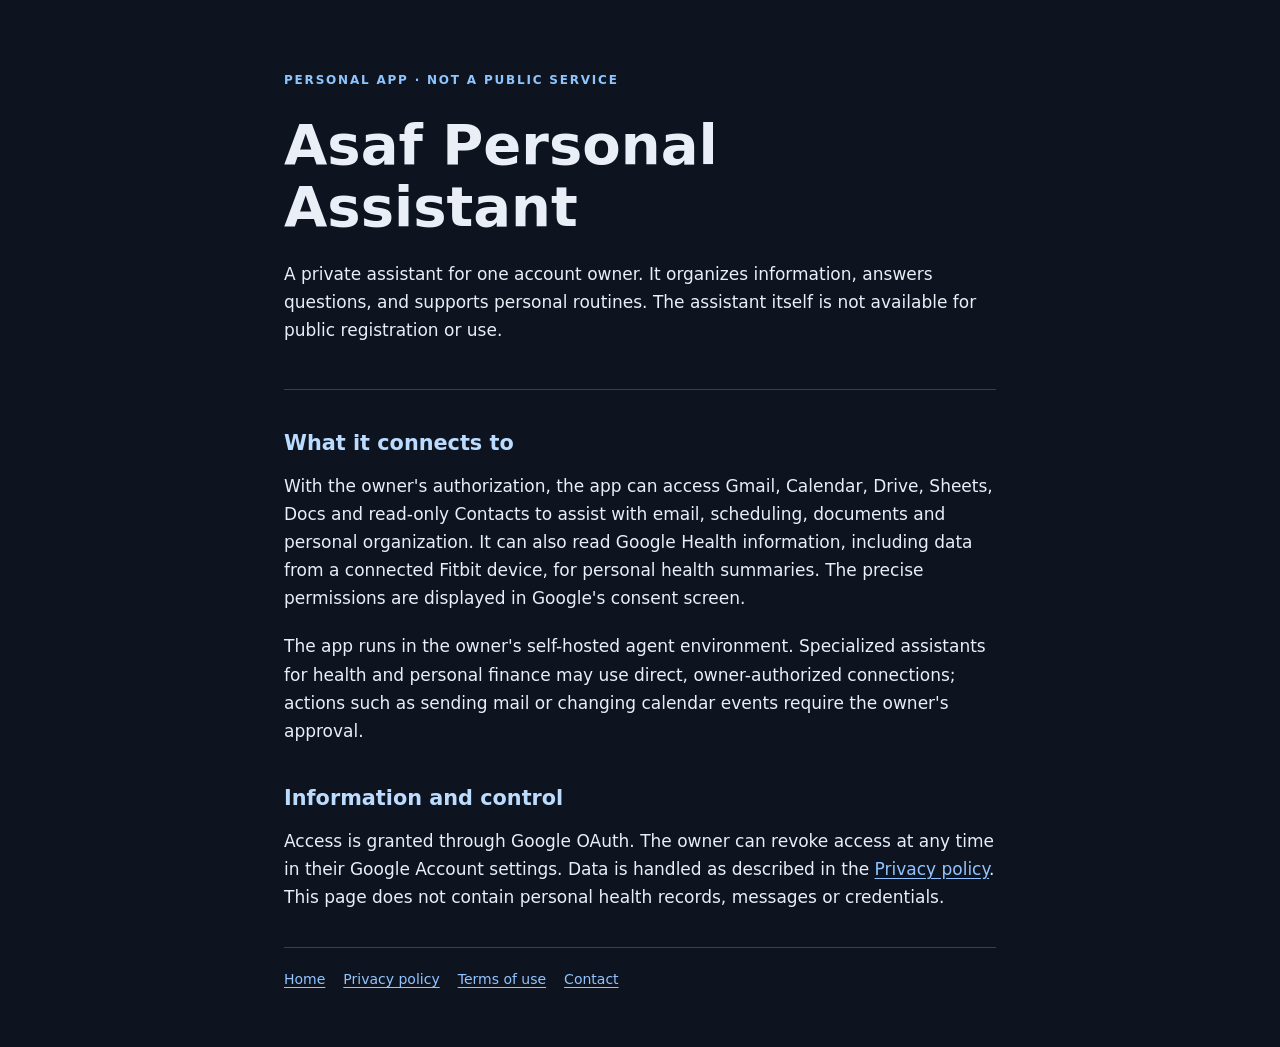
<file: index.html>
<!doctype html>
<html lang="en"><head><meta charset="utf-8"><meta name="viewport" content="width=device-width, initial-scale=1"><title>Asaf Personal Assistant</title><meta name="description" content="A private personal productivity and health assistant using Google APIs with the account owner's consent."><link rel="stylesheet" href="style.css"></head>
<body><main><header><span class="eyebrow">PERSONAL APP · NOT A PUBLIC SERVICE</span><h1>Asaf Personal Assistant</h1><p>A private assistant for one account owner. It organizes information, answers questions, and supports personal routines. The assistant itself is not available for public registration or use.</p></header>
<section><h2>What it connects to</h2><p>With the owner's authorization, the app can access Gmail, Calendar, Drive, Sheets, Docs and read-only Contacts to assist with email, scheduling, documents and personal organization. It can also read Google Health information, including data from a connected Fitbit device, for personal health summaries. The precise permissions are displayed in Google's consent screen.</p><p>The app runs in the owner's self-hosted agent environment. Specialized assistants for health and personal finance may use direct, owner-authorized connections; actions such as sending mail or changing calendar events require the owner's approval.</p></section>
<section><h2>Information and control</h2><p>Access is granted through Google OAuth. The owner can revoke access at any time in their Google Account settings. Data is handled as described in the <a href="privacy.html">Privacy policy</a>. This page does not contain personal health records, messages or credentials.</p></section>
<footer><a href="index.html">Home</a><a href="privacy.html">Privacy policy</a><a href="terms.html">Terms of use</a><a href="mailto:asafmagen28@gmail.com">Contact</a></footer></main></body></html>
</file>
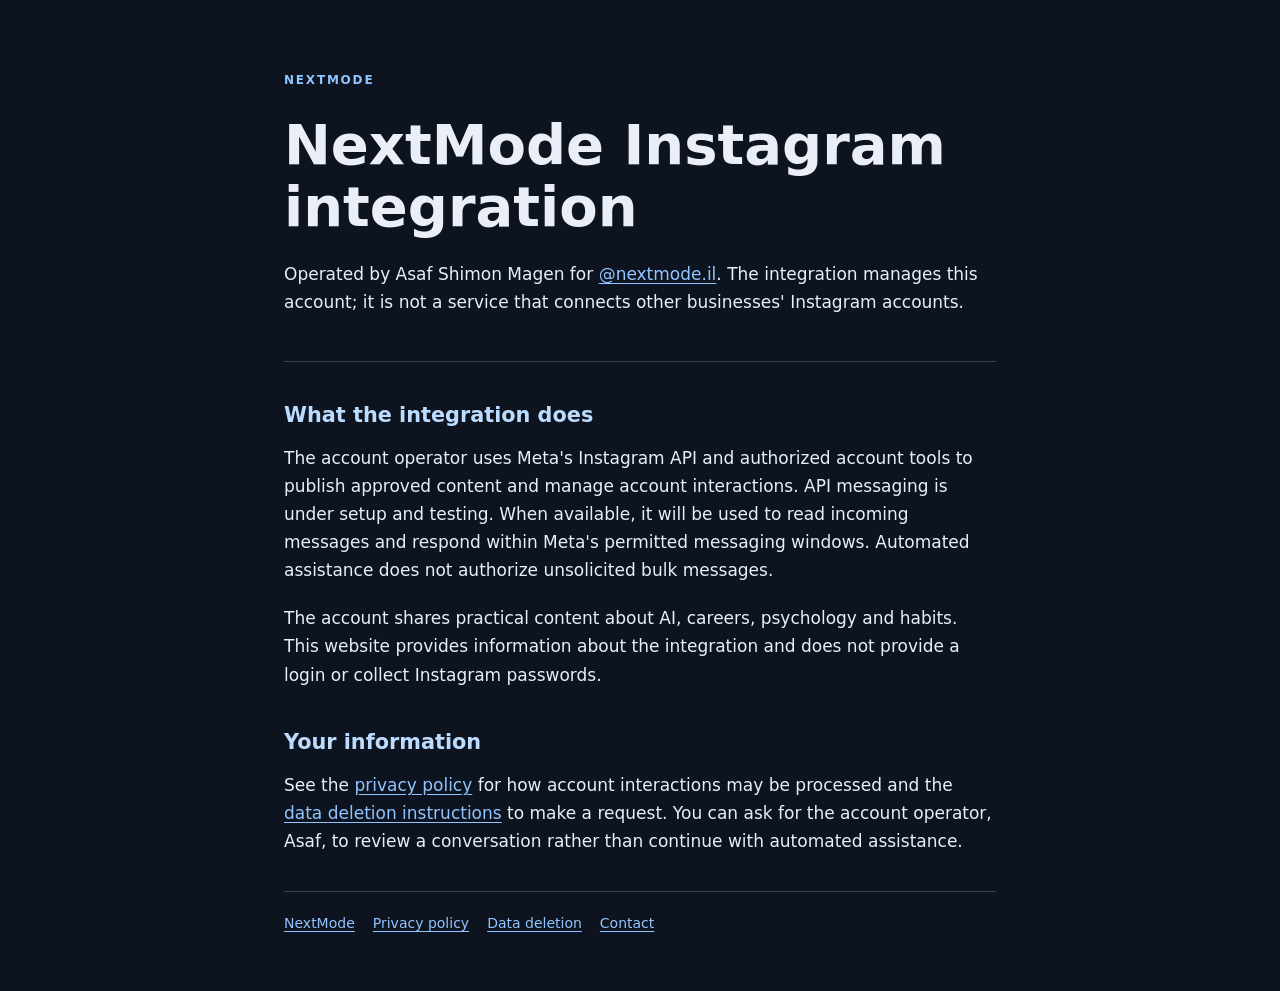
<file: nextmode/index.html>
<!doctype html>
<html lang="en"><head><meta charset="utf-8"><meta name="viewport" content="width=device-width, initial-scale=1"><title>Instagram account management - NextMode</title><link rel="stylesheet" href="../style.css"></head><body><main><header><span class="eyebrow">NEXTMODE</span><h1>NextMode Instagram integration</h1><p>Operated by Asaf Shimon Magen for <a href="https://www.instagram.com/nextmode.il/">@nextmode.il</a>. The integration manages this account; it is not a service that connects other businesses' Instagram accounts.</p></header><section><h2>What the integration does</h2><p>The account operator uses Meta's Instagram API and authorized account tools to publish approved content and manage account interactions. API messaging is under setup and testing. When available, it will be used to read incoming messages and respond within Meta's permitted messaging windows. Automated assistance does not authorize unsolicited bulk messages.</p><p>The account shares practical content about AI, careers, psychology and habits. This website provides information about the integration and does not provide a login or collect Instagram passwords.</p></section><section><h2>Your information</h2><p>See the <a href="privacy.html">privacy policy</a> for how account interactions may be processed and the <a href="data-deletion.html">data deletion instructions</a> to make a request. You can ask for the account operator, Asaf, to review a conversation rather than continue with automated assistance.</p></section><footer><a href="index.html">NextMode</a><a href="privacy.html">Privacy policy</a><a href="data-deletion.html">Data deletion</a><a href="mailto:asafmagen28@gmail.com">Contact</a></footer></main></body></html>
</file>
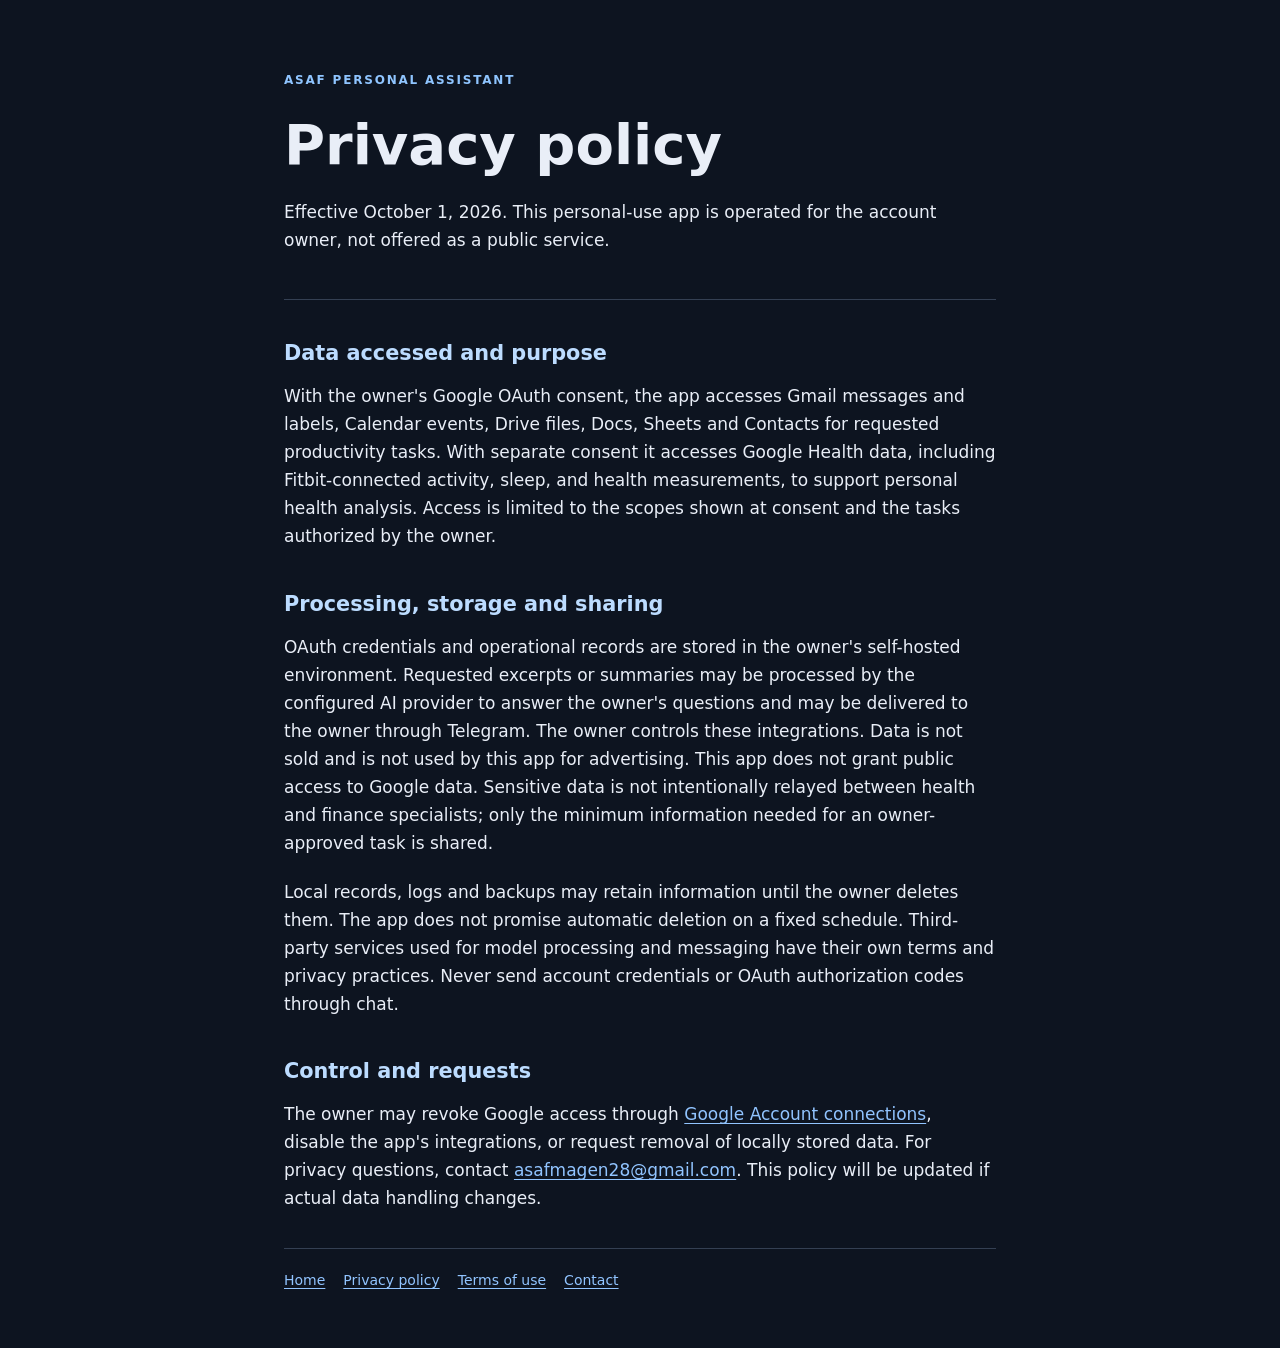
<file: privacy.html>
<!doctype html>
<html lang="en"><head><meta charset="utf-8"><meta name="viewport" content="width=device-width, initial-scale=1"><title>Privacy policy · Asaf Personal Assistant</title><link rel="stylesheet" href="style.css"></head>
<body><main><header><span class="eyebrow">ASAF PERSONAL ASSISTANT</span><h1>Privacy policy</h1><p>Effective October 1, 2026. This personal-use app is operated for the account owner, not offered as a public service.</p></header>
<section><h2>Data accessed and purpose</h2><p>With the owner's Google OAuth consent, the app accesses Gmail messages and labels, Calendar events, Drive files, Docs, Sheets and Contacts for requested productivity tasks. With separate consent it accesses Google Health data, including Fitbit-connected activity, sleep, and health measurements, to support personal health analysis. Access is limited to the scopes shown at consent and the tasks authorized by the owner.</p></section>
<section><h2>Processing, storage and sharing</h2><p>OAuth credentials and operational records are stored in the owner's self-hosted environment. Requested excerpts or summaries may be processed by the configured AI provider to answer the owner's questions and may be delivered to the owner through Telegram. The owner controls these integrations. Data is not sold and is not used by this app for advertising. This app does not grant public access to Google data. Sensitive data is not intentionally relayed between health and finance specialists; only the minimum information needed for an owner-approved task is shared.</p><p>Local records, logs and backups may retain information until the owner deletes them. The app does not promise automatic deletion on a fixed schedule. Third-party services used for model processing and messaging have their own terms and privacy practices. Never send account credentials or OAuth authorization codes through chat.</p></section>
<section><h2>Control and requests</h2><p>The owner may revoke Google access through <a href="https://myaccount.google.com/connections">Google Account connections</a>, disable the app's integrations, or request removal of locally stored data. For privacy questions, contact <a href="mailto:asafmagen28@gmail.com">asafmagen28@gmail.com</a>. This policy will be updated if actual data handling changes.</p></section>
<footer><a href="index.html">Home</a><a href="privacy.html">Privacy policy</a><a href="terms.html">Terms of use</a><a href="mailto:asafmagen28@gmail.com">Contact</a></footer></main></body></html>
</file>
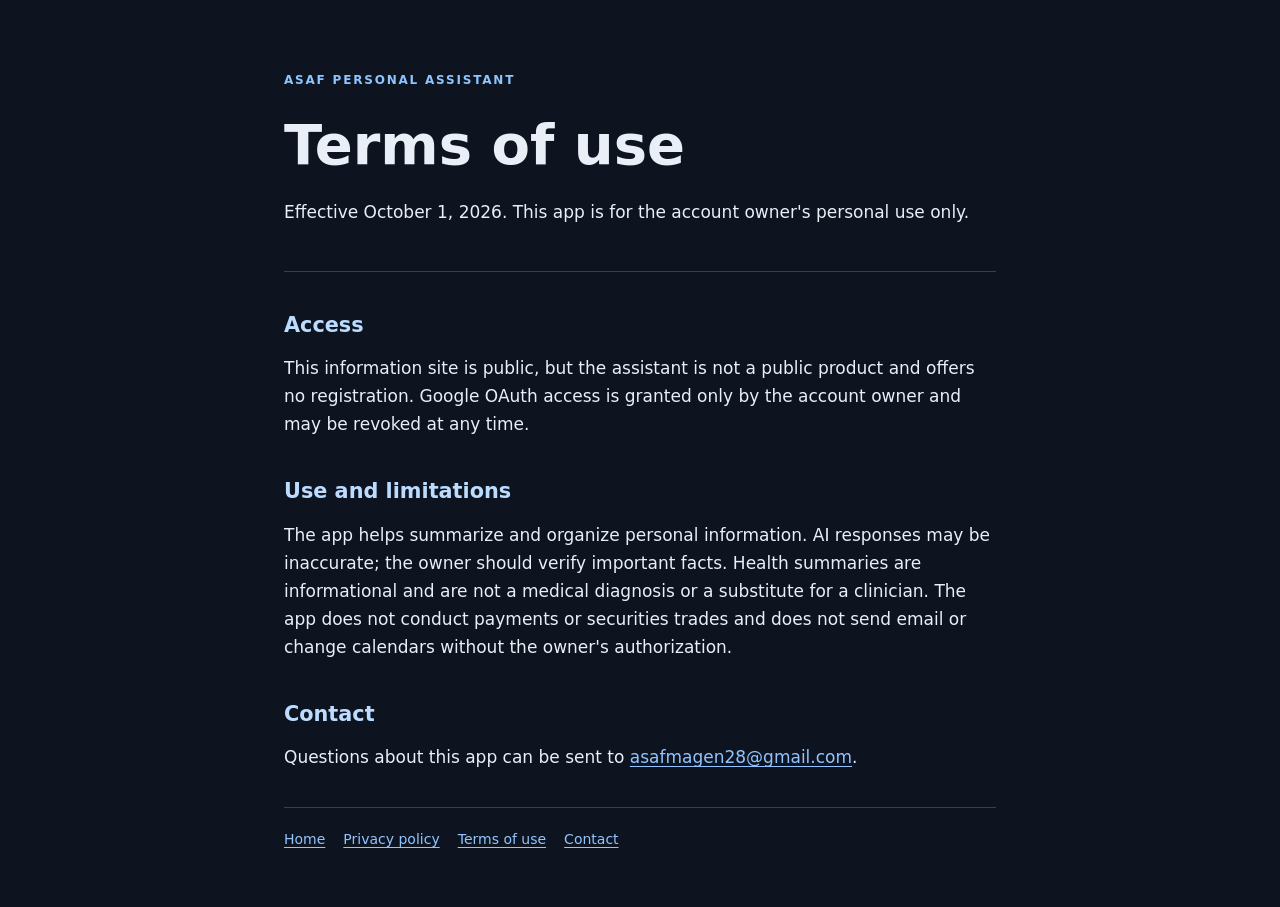
<file: terms.html>
<!doctype html>
<html lang="en"><head><meta charset="utf-8"><meta name="viewport" content="width=device-width, initial-scale=1"><title>Terms of use · Asaf Personal Assistant</title><link rel="stylesheet" href="style.css"></head>
<body><main><header><span class="eyebrow">ASAF PERSONAL ASSISTANT</span><h1>Terms of use</h1><p>Effective October 1, 2026. This app is for the account owner's personal use only.</p></header>
<section><h2>Access</h2><p>This information site is public, but the assistant is not a public product and offers no registration. Google OAuth access is granted only by the account owner and may be revoked at any time.</p></section>
<section><h2>Use and limitations</h2><p>The app helps summarize and organize personal information. AI responses may be inaccurate; the owner should verify important facts. Health summaries are informational and are not a medical diagnosis or a substitute for a clinician. The app does not conduct payments or securities trades and does not send email or change calendars without the owner's authorization.</p></section>
<section><h2>Contact</h2><p>Questions about this app can be sent to <a href="mailto:asafmagen28@gmail.com">asafmagen28@gmail.com</a>.</p></section>
<footer><a href="index.html">Home</a><a href="privacy.html">Privacy policy</a><a href="terms.html">Terms of use</a><a href="mailto:asafmagen28@gmail.com">Contact</a></footer></main></body></html>
</file>
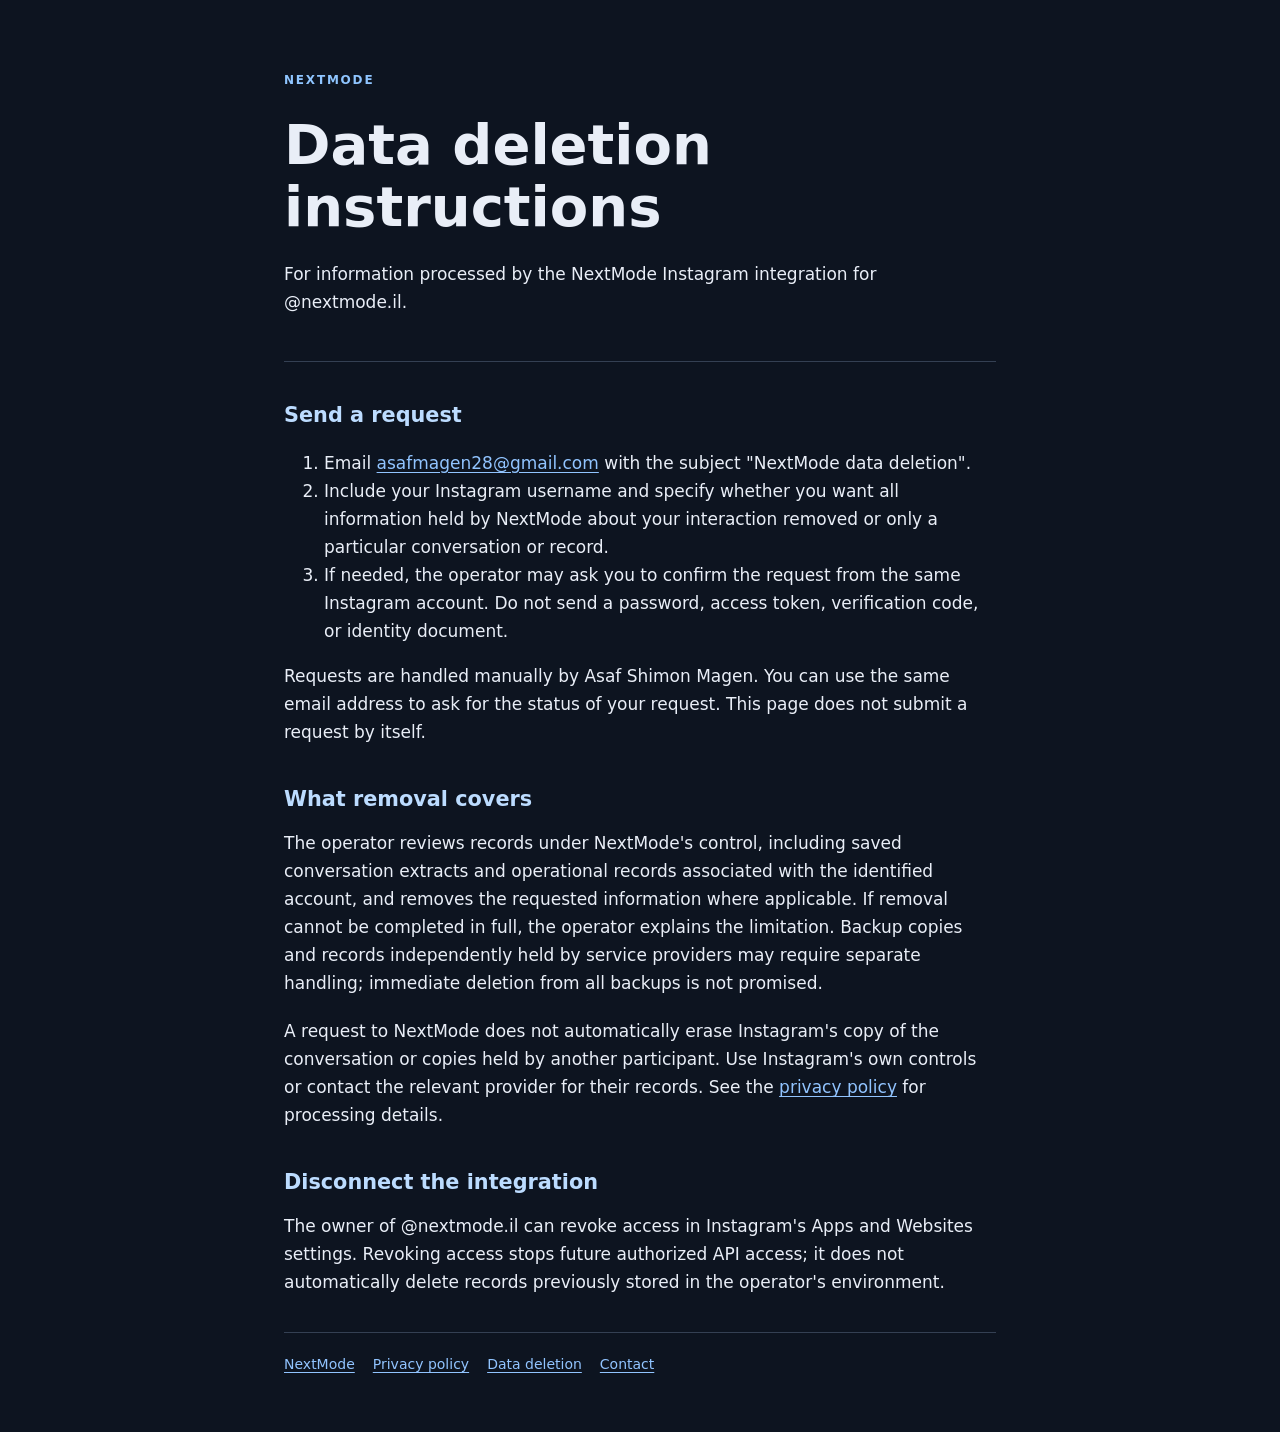
<file: nextmode/data-deletion.html>
<!doctype html>
<html lang="en"><head><meta charset="utf-8"><meta name="viewport" content="width=device-width, initial-scale=1"><title>Data deletion instructions - NextMode</title><link rel="stylesheet" href="../style.css"></head><body><main><header><span class="eyebrow">NEXTMODE</span><h1>Data deletion instructions</h1><p>For information processed by the NextMode Instagram integration for @nextmode.il.</p></header><section><h2>Send a request</h2><ol><li>Email <a href="mailto:asafmagen28@gmail.com?subject=NextMode%20data%20deletion">asafmagen28@gmail.com</a> with the subject "NextMode data deletion".</li><li>Include your Instagram username and specify whether you want all information held by NextMode about your interaction removed or only a particular conversation or record.</li><li>If needed, the operator may ask you to confirm the request from the same Instagram account. Do not send a password, access token, verification code, or identity document.</li></ol><p>Requests are handled manually by Asaf Shimon Magen. You can use the same email address to ask for the status of your request. This page does not submit a request by itself.</p></section><section><h2>What removal covers</h2><p>The operator reviews records under NextMode's control, including saved conversation extracts and operational records associated with the identified account, and removes the requested information where applicable. If removal cannot be completed in full, the operator explains the limitation. Backup copies and records independently held by service providers may require separate handling; immediate deletion from all backups is not promised.</p><p>A request to NextMode does not automatically erase Instagram's copy of the conversation or copies held by another participant. Use Instagram's own controls or contact the relevant provider for their records. See the <a href="privacy.html">privacy policy</a> for processing details.</p></section><section><h2>Disconnect the integration</h2><p>The owner of @nextmode.il can revoke access in Instagram's Apps and Websites settings. Revoking access stops future authorized API access; it does not automatically delete records previously stored in the operator's environment.</p></section><footer><a href="index.html">NextMode</a><a href="privacy.html">Privacy policy</a><a href="data-deletion.html">Data deletion</a><a href="mailto:asafmagen28@gmail.com">Contact</a></footer></main></body></html>
</file>
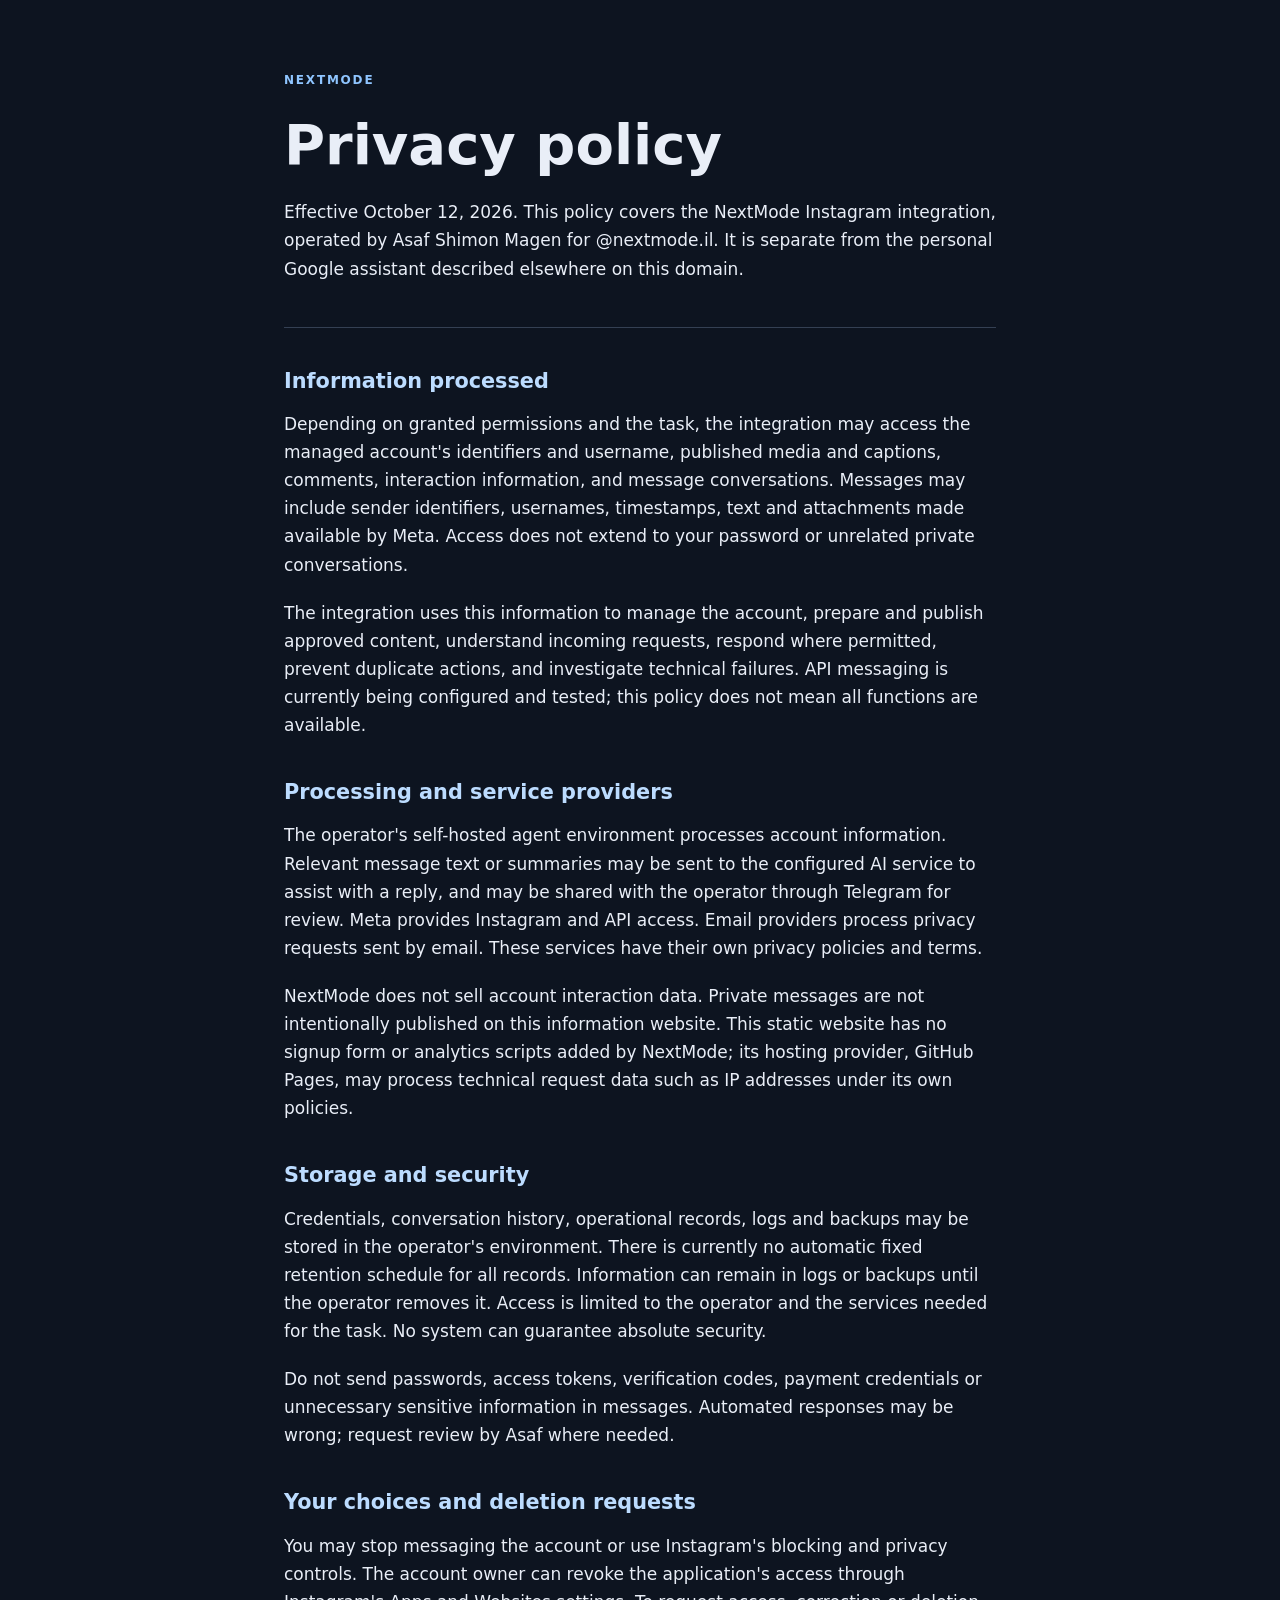
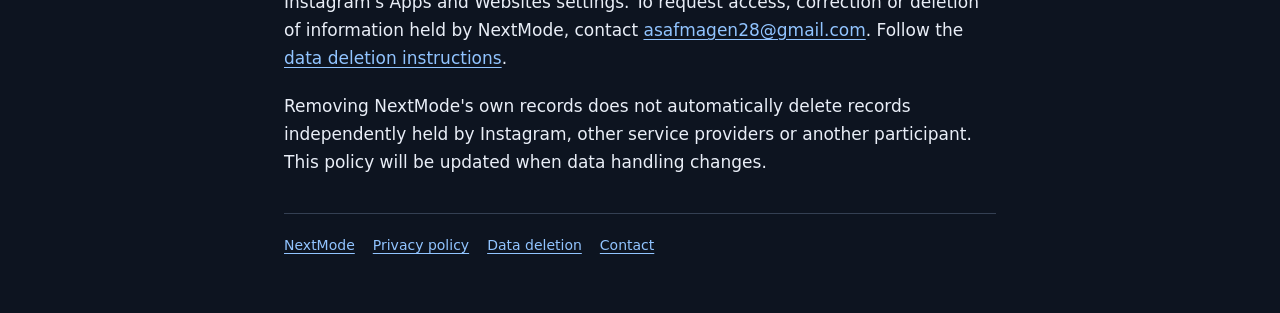
<file: nextmode/privacy.html>
<!doctype html>
<html lang="en"><head><meta charset="utf-8"><meta name="viewport" content="width=device-width, initial-scale=1"><title>Privacy policy - NextMode</title><link rel="stylesheet" href="../style.css"></head><body><main><header><span class="eyebrow">NEXTMODE</span><h1>Privacy policy</h1><p>Effective October 12, 2026. This policy covers the NextMode Instagram integration, operated by Asaf Shimon Magen for @nextmode.il. It is separate from the personal Google assistant described elsewhere on this domain.</p></header><section><h2>Information processed</h2><p>Depending on granted permissions and the task, the integration may access the managed account's identifiers and username, published media and captions, comments, interaction information, and message conversations. Messages may include sender identifiers, usernames, timestamps, text and attachments made available by Meta. Access does not extend to your password or unrelated private conversations.</p><p>The integration uses this information to manage the account, prepare and publish approved content, understand incoming requests, respond where permitted, prevent duplicate actions, and investigate technical failures. API messaging is currently being configured and tested; this policy does not mean all functions are available.</p></section><section><h2>Processing and service providers</h2><p>The operator's self-hosted agent environment processes account information. Relevant message text or summaries may be sent to the configured AI service to assist with a reply, and may be shared with the operator through Telegram for review. Meta provides Instagram and API access. Email providers process privacy requests sent by email. These services have their own privacy policies and terms.</p><p>NextMode does not sell account interaction data. Private messages are not intentionally published on this information website. This static website has no signup form or analytics scripts added by NextMode; its hosting provider, GitHub Pages, may process technical request data such as IP addresses under its own policies.</p></section><section><h2>Storage and security</h2><p>Credentials, conversation history, operational records, logs and backups may be stored in the operator's environment. There is currently no automatic fixed retention schedule for all records. Information can remain in logs or backups until the operator removes it. Access is limited to the operator and the services needed for the task. No system can guarantee absolute security.</p><p>Do not send passwords, access tokens, verification codes, payment credentials or unnecessary sensitive information in messages. Automated responses may be wrong; request review by Asaf where needed.</p></section><section><h2>Your choices and deletion requests</h2><p>You may stop messaging the account or use Instagram's blocking and privacy controls. The account owner can revoke the application's access through Instagram's Apps and Websites settings. To request access, correction or deletion of information held by NextMode, contact <a href="mailto:asafmagen28@gmail.com">asafmagen28@gmail.com</a>. Follow the <a href="data-deletion.html">data deletion instructions</a>.</p><p>Removing NextMode's own records does not automatically delete records independently held by Instagram, other service providers or another participant. This policy will be updated when data handling changes.</p></section><footer><a href="index.html">NextMode</a><a href="privacy.html">Privacy policy</a><a href="data-deletion.html">Data deletion</a><a href="mailto:asafmagen28@gmail.com">Contact</a></footer></main></body></html>
</file>
<file: style.css>
*{box-sizing:border-box}body{margin:0;background:#0d1420;color:#e9eef7;font:17px/1.65 system-ui,-apple-system,Segoe UI,sans-serif}main{max-width:760px;margin:0 auto;padding:64px 24px 56px}header{padding-bottom:24px;border-bottom:1px solid #344053}.eyebrow{color:#8fc5ff;font-size:12px;letter-spacing:.15em;font-weight:700}h1{font-size:clamp(2.1rem,6vw,3.5rem);line-height:1.1;margin:.4em 0}h2{font-size:1.3rem;color:#bcdcff;margin:0 0 12px}p{margin:0 0 1.2em}section{margin:36px 0}a{color:#91c4ff;text-underline-offset:3px}footer{border-top:1px solid #344053;padding-top:20px;display:flex;flex-wrap:wrap;gap:18px;font-size:14px}@media(max-width:480px){main{padding:32px 20px}}
</file>
